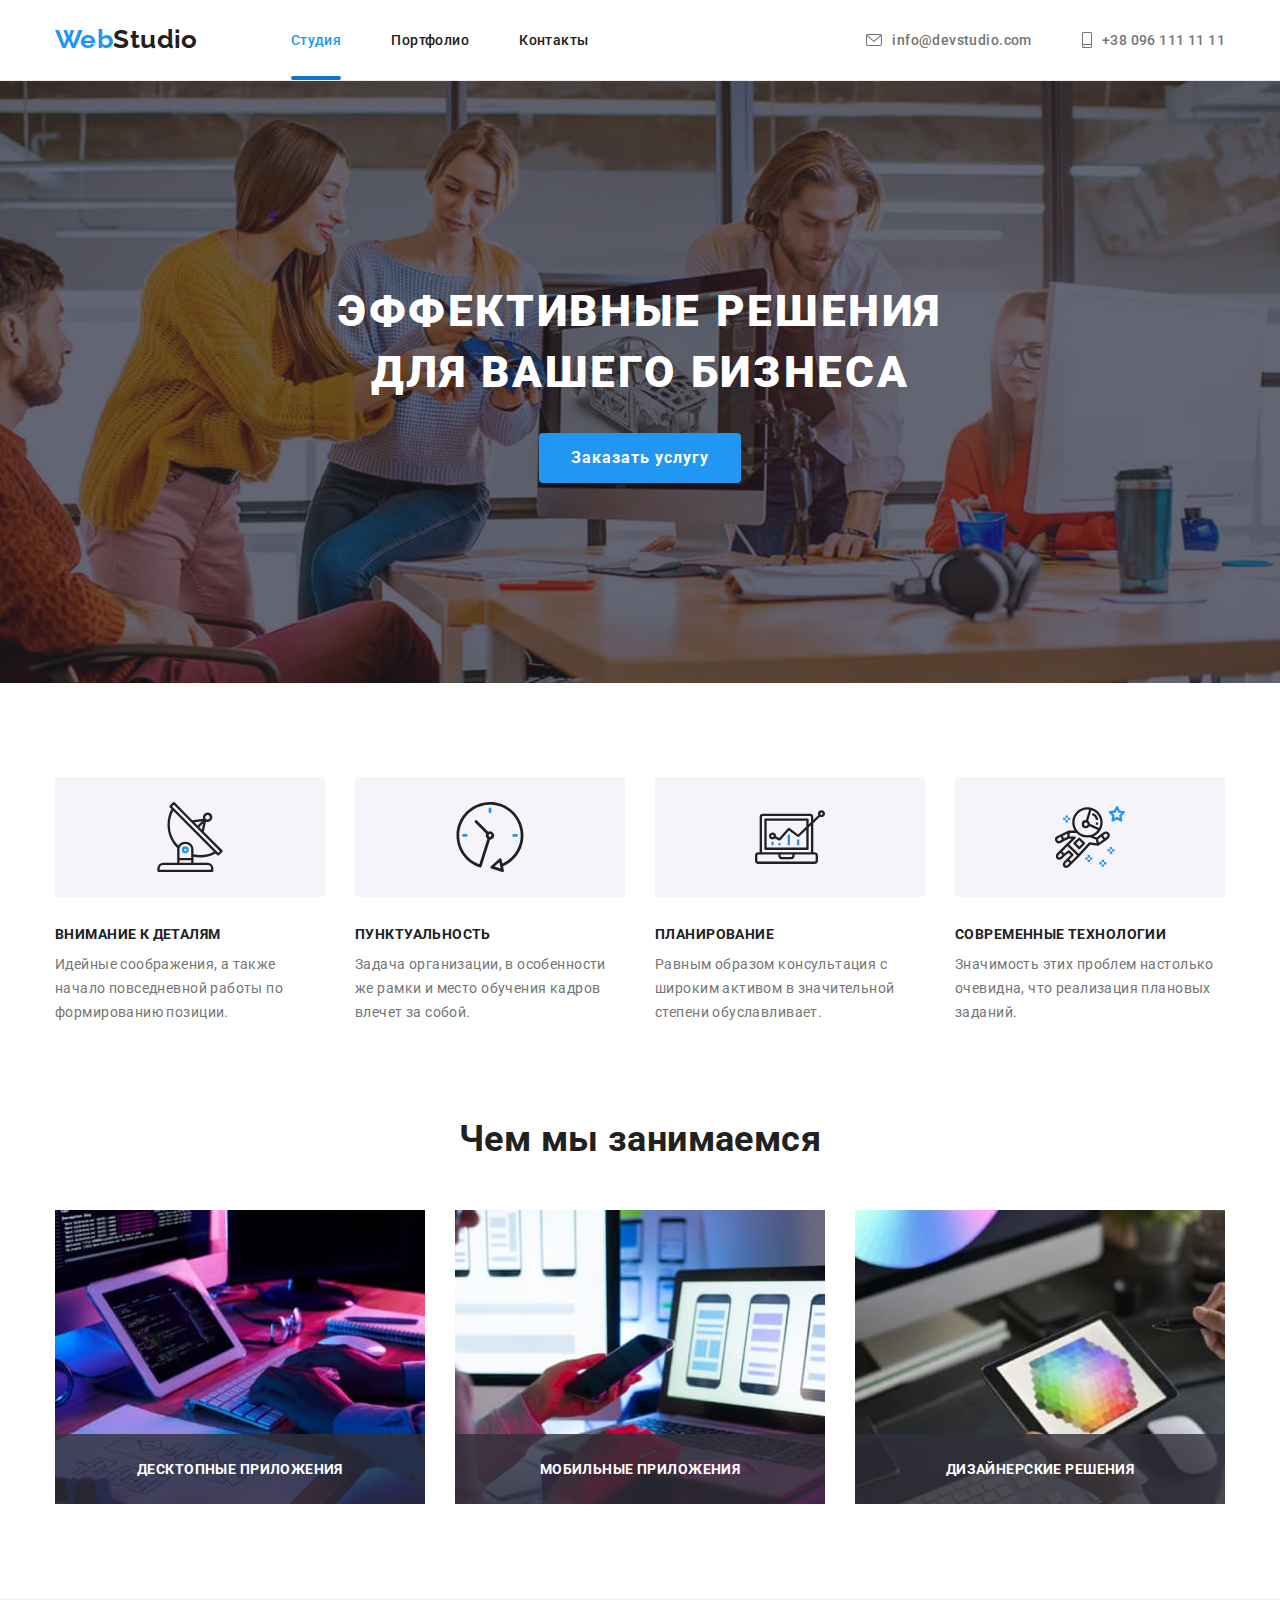
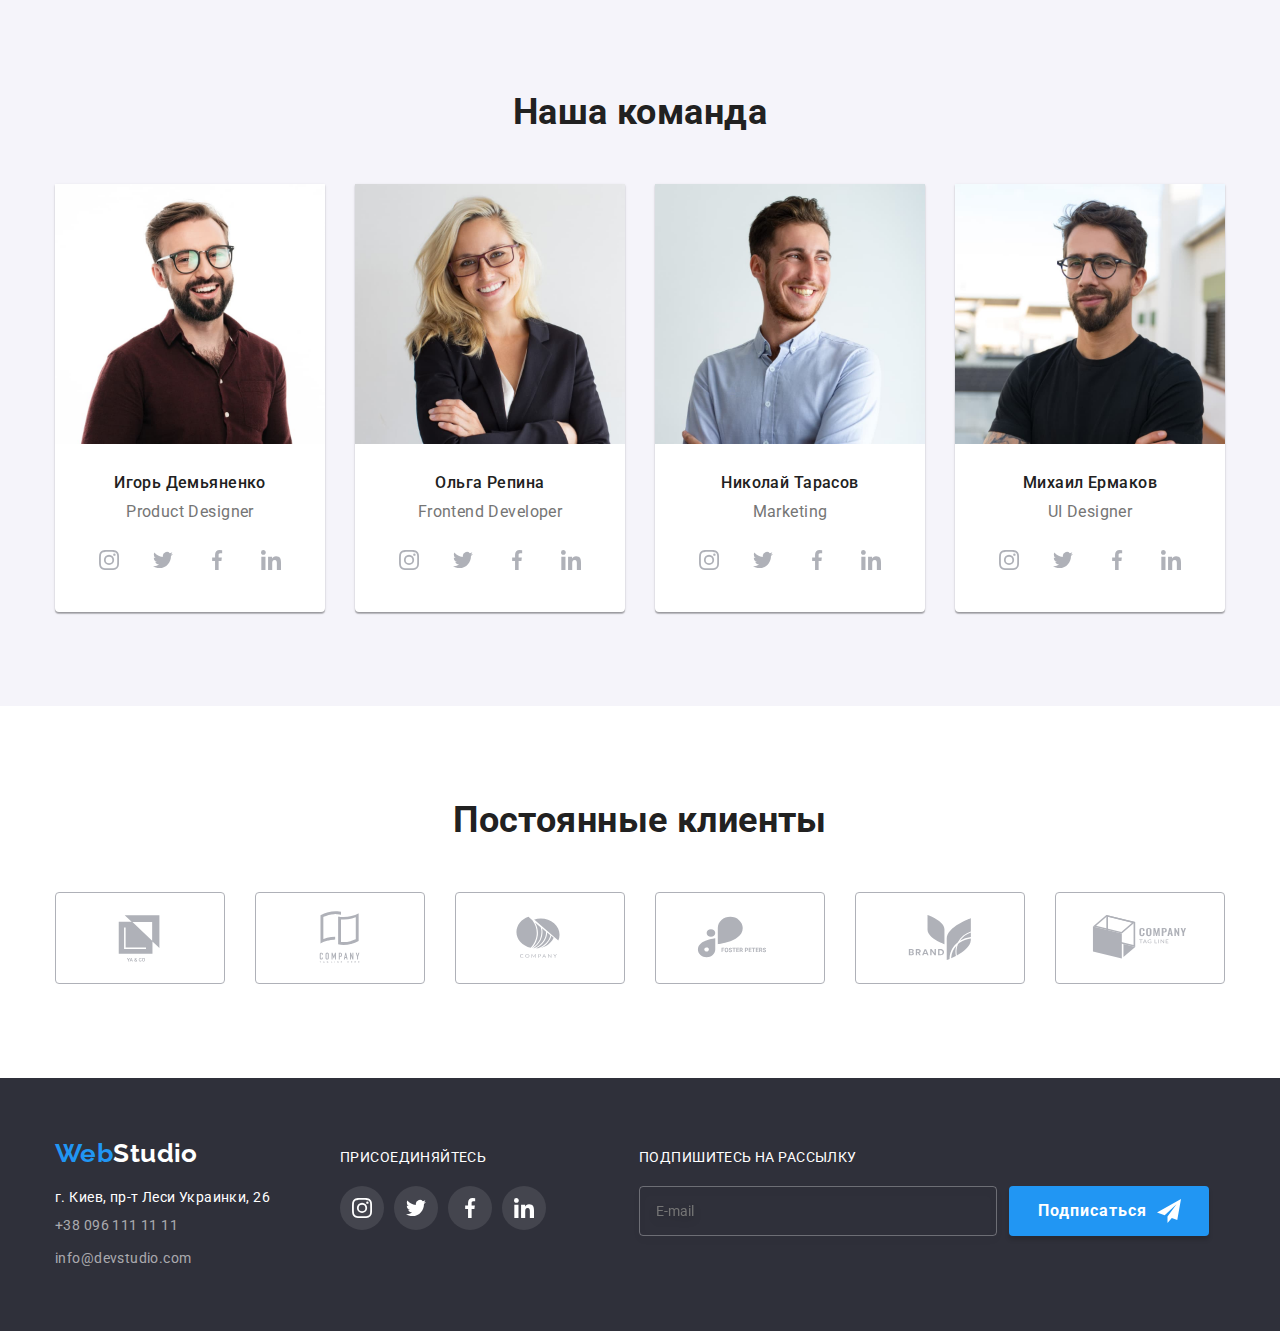
<file: index.html>
<!DOCTYPE html>
<html lang="ru">
  <head>
    <meta charset="UTF-8" />
    <meta http-equiv="X-UA-Compatible" content="IE=edge" />
    <meta name="viewport" content="width=device-width, initial-scale=1.0" />
    <title>WebStudio</title>

    <link rel="preconnect" href="https://fonts.googleapis.com" />
    <link rel="preconnect" href="https://fonts.gstatic.com" crossorigin />
    <link
      href="https://fonts.googleapis.com/css2?family=Raleway:wght@700&family=Roboto:wght@400;500;700;900&display=swap"
      rel="stylesheet"
    />

    <link
      rel="stylesheet"
      href="https://cdnjs.cloudflare.com/ajax/libs/modern-normalize/1.0.0/modern-normalize.min.css"
    />

    <link rel="stylesheet" href="css/styles.css" />
  </head>

  <body>
    <!-- Шапка -->
    <header class="header">
      <div class="container header-wrap">
        <a class="logo" href="/index.html" lang="en"><span>Web</span>Studio</a>

        <nav class="nav">
          <ul class="list nav-list">
            <li class="nav-item">
              <a class="header-link active list" href="index.html">Студия</a>
            </li>
            <li class="nav-item">
              <a class="header-link list" href="portfolio.html">Портфолио</a>
            </li>
            <li class="nav-item">
              <a class="header-link list" href="#footer">Контакты</a>
            </li>
          </ul>
        </nav>

        <ul class="list nav-contacts">
          <li class="nav-item">
            <a class="header-link link list" href="mailto:info@devstudio.com">
              <svg class="header-icon" width="16" height="12">
                <use href="./images/icons.svg#envelope"></use>
              </svg>
              info@devstudio.com
            </a>
          </li>
          <li class="nav-item">
            <a class="header-link link list" href="tel:+380961111111">
              <svg class="header-icon" width="10" height="16">
                <use href="./images/icons.svg#smartphone"></use>
              </svg>
              +38 096 111 11 11
            </a>
          </li>
        </ul>
      </div>
    </header>
    <!-- Главный контент -->
    <main class="main">
      <!-- Hero section -->
      <section class="section hero-section">
        <div class="container">
          <h1 class="hero-section-title">
            Эффективные решения для вашего бизнеса
          </h1>
          <button data-modal-open class="button" type="submit">
            Заказать услугу
          </button>
          <!-- Модальное окно -->
        </div>
        <div data-modal class="backdrop is-hidden">
          <form class="modal">
            <button data-modal-close class="close-btn" type="submit">
              <svg class="close-icon" width="18" height="18">
                <use href="./images/icons.svg#close"></use>
              </svg>
            </button>

            <h2 class="form-title">Оставьте свои данные, мы вам перезвоним</h2>
            <div class="form-inputs" role="group">
              <div class="form-field">
                <label class="form-label">
                  <span class="form-text">Имя</span>
                  <span class="form-wrap">
                    <input
                      class="form-input border-input"
                      type="text"
                      name="name"
                    />
                    <svg class="form-icon" width="18" height="18">
                      <use href="./images/icons.svg#person"></use>
                    </svg>
                  </span>
                </label>
              </div>

              <div class="form-field">
                <label class="form-label">
                  <span class="form-text">Телефон</span>
                  <span class="form-wrap">
                    <input
                      class="form-input border-input"
                      type="tel"
                      name="tel"
                    />
                    <svg class="form-icon" width="18" height="18">
                      <use href="./images/icons.svg#phone"></use>
                    </svg>
                  </span>
                </label>
              </div>

              <div class="form-field">
                <label class="form-label">
                  <span class="form-text">Почта</span>
                  <span class="form-wrap">
                    <input
                      class="form-input border-input"
                      type="email"
                      name="email"
                    />
                    <svg class="form-icon" width="18" height="18">
                      <use href="./images/icons.svg#email"></use>
                    </svg>
                  </span>
                </label>
              </div>

              <div class="form-field">
                <label class="form-label">
                  <span class="form-text">Комментарий</span>
                  <textarea
                    class="form-textarea border-input"
                    name="comment"
                    id="comment"
                    rows="6"
                    placeholder="Введите текст"
                  ></textarea>
                </label>
              </div>
            </div>

            <label class="checkbox-label">
              <input
                class="checkbox-input visually-hidden"
                type="checkbox"
                name="checkbox"
              />
              <span class="checkbox-icon"></span>
              <span class="checkbox-text">
                Соглашаюсь с рассылкой и принимаю
                <a href="#" class="checkbox-link">Условия договора</a>
              </span>
            </label>

            <button class="button form-button" type="submit">Отправить</button>
          </form>
        </div>
      </section>
      <!-- Особенности -->
      <section class="section">
        <div class="container">
          <!-- Логический заголовок -->
          <h2 class="visually-hidden">Особенности</h2>
          <ul class="list peculiarities-list">
            <li class="peculiarities-item">
              <div class="peculiarities-icon-wrap list">
                <svg class="icon-wrap" width="70" height="70">
                  <use href="./images/icons.svg#antenna"></use>
                </svg>
              </div>
              <h3 class="peculiarities-title">Внимание к деталям</h3>
              <p class="peculiarities-text">
                Идейные соображения, а также начало повседневной работы по
                формированию позиции.
              </p>
            </li>
            <li class="peculiarities-item">
              <div class="peculiarities-icon-wrap list">
                <svg class="icon-wrap" width="70" height="70">
                  <use href="./images/icons.svg#clock"></use>
                </svg>
              </div>
              <h3 class="peculiarities-title">Пунктуальность</h3>
              <p class="peculiarities-text">
                Задача организации, в особенности же рамки и место обучения
                кадров влечет за собой.
              </p>
            </li>
            <li class="peculiarities-item">
              <div class="peculiarities-icon-wrap list">
                <svg class="icon-wrap" width="70" height="70">
                  <use href="./images/icons.svg#diagram"></use>
                </svg>
              </div>
              <h3 class="peculiarities-title">Планирование</h3>
              <p class="peculiarities-text">
                Равным образом консультация с широким активом в значительной
                степени обуславливает.
              </p>
            </li>
            <li class="peculiarities-item">
              <div class="peculiarities-icon-wrap list">
                <svg class="icon-wrap" width="70" height="70">
                  <use href="./images/icons.svg#astronaut"></use>
                </svg>
              </div>
              <h3 class="peculiarities-title">Современные технологии</h3>
              <p class="peculiarities-text">
                Значимость этих проблем настолько очевидна, что реализация
                плановых заданий.
              </p>
            </li>
          </ul>
        </div>
      </section>
      <!-- Чем мы занимаемся -->
      <section class="section speciality-section">
        <div class="container">
          <h2 class="section-title">Чем мы занимаемся</h2>
          <ul class="list speciality-list">
            <li class="speciality-list-item">
              <img
                class="speciality-img"
                src="./images/image-1.jpg"
                width="370"
                alt="картинка"
              />
              <div class="speciality-position-wrap">
                <h3 class="speciality-text">Десктопные приложения</h3>
              </div>
            </li>
            <li class="speciality-list-item">
              <img
                class="speciality-img"
                src="./images/image-2.jpg"
                width="370"
                alt="картинка"
              />
              <div class="speciality-position-wrap">
                <h3 class="speciality-text">Мобильные приложения</h3>
              </div>
            </li>
            <li class="speciality-list-item">
              <img
                class="speciality-img"
                src="./images/image-3.jpg"
                width="370"
                alt="картинка"
              />
              <div class="speciality-position-wrap">
                <h3 class="speciality-text">Дизайнерские решения</h3>
              </div>
            </li>
          </ul>
        </div>
      </section>
      <!-- Наша команда -->
      <section class="section team">
        <div class="container">
          <h2 class="section-title">Наша команда</h2>
          <ul class="list team-list">
            <li class="team-item">
              <img
                class="team-img"
                src="./images/photo-1.jpg"
                width="270"
                alt="фото Игорь Демьяненко"
              />
              <div class="team-wrap-card">
                <h3 class="team-title">Игорь Демьяненко</h3>
                <p class="team-text" lang="en">Product Designer</p>
                <ul class="list">
                  <li class="social-item">
                    <a class="team-social-link list" href="#">
                      <svg class="team-icon-social" width="20" height="20">
                        <use href="./images/icons.svg#instagram"></use>
                      </svg>
                    </a>
                  </li>
                  <li class="social-item">
                    <a class="team-social-link list" href="#">
                      <svg class="team-icon-social" width="20" height="20">
                        <use href="./images/icons.svg#twitter"></use>
                      </svg>
                    </a>
                  </li>
                  <li class="social-item">
                    <a class="team-social-link list" href="#">
                      <svg class="team-icon-social" width="20" height="20">
                        <use href="./images/icons.svg#facebook"></use>
                      </svg>
                    </a>
                  </li>
                  <li class="social-item">
                    <a class="team-social-link list" href="#">
                      <svg class="team-icon-social" width="20" height="20">
                        <use href="./images/icons.svg#linkedin"></use>
                      </svg>
                    </a>
                  </li>
                </ul>
              </div>
            </li>
            <li class="team-item">
              <img
                class="team-img"
                src="./images/photo-2.jpg"
                width="270"
                alt="фото Ольга Репина"
              />
              <div class="team-wrap-card">
                <h3 class="team-title">Ольга Репина</h3>
                <p class="team-text" lang="en">Frontend Developer</p>
                <ul class="list">
                  <li class="social-item">
                    <a class="team-social-link list" href="#">
                      <svg class="team-icon-social" width="20" height="20">
                        <use href="./images/icons.svg#instagram"></use>
                      </svg>
                    </a>
                  </li>
                  <li class="social-item">
                    <a class="team-social-link list" href="#">
                      <svg class="team-icon-social" width="20" height="20">
                        <use href="./images/icons.svg#twitter"></use>
                      </svg>
                    </a>
                  </li>
                  <li class="social-item">
                    <a class="team-social-link list" href="#">
                      <svg class="team-icon-social" width="20" height="20">
                        <use href="./images/icons.svg#facebook"></use>
                      </svg>
                    </a>
                  </li>
                  <li class="social-item">
                    <a class="team-social-link list" href="#">
                      <svg class="team-icon-social" width="20" height="20">
                        <use href="./images/icons.svg#linkedin"></use>
                      </svg>
                    </a>
                  </li>
                </ul>
              </div>
            </li>
            <li class="team-item">
              <img
                class="team-img"
                src="./images/photo-3.jpg"
                width="270"
                alt="фото Николай Тарасов"
              />
              <div class="team-wrap-card">
                <h3 class="team-title">Николай Тарасов</h3>
                <p class="team-text" lang="en">Marketing</p>
                <ul class="list">
                  <li class="social-item">
                    <a class="team-social-link list" href="#">
                      <svg class="team-icon-social" width="20" height="20">
                        <use href="./images/icons.svg#instagram"></use>
                      </svg>
                    </a>
                  </li>
                  <li class="social-item">
                    <a class="team-social-link list" href="#">
                      <svg class="team-icon-social" width="20" height="20">
                        <use href="./images/icons.svg#twitter"></use>
                      </svg>
                    </a>
                  </li>
                  <li class="social-item">
                    <a class="team-social-link list" href="#">
                      <svg class="team-icon-social" width="20" height="20">
                        <use href="./images/icons.svg#facebook"></use>
                      </svg>
                    </a>
                  </li>
                  <li class="social-item">
                    <a class="team-social-link list" href="#">
                      <svg class="team-icon-social" width="20" height="20">
                        <use href="./images/icons.svg#linkedin"></use>
                      </svg>
                    </a>
                  </li>
                </ul>
              </div>
            </li>
            <li class="team-item">
              <img
                class="team-img"
                src="./images/photo-4.jpg"
                width="270"
                alt="фото Михаил Ермаков"
              />
              <div class="team-wrap-card">
                <h3 class="team-title">Михаил Ермаков</h3>
                <p class="team-text" lang="en">UI Designer</p>
                <ul class="list">
                  <li class="social-item">
                    <a class="team-social-link list" href="#">
                      <svg class="team-icon-social" width="20" height="20">
                        <use href="./images/icons.svg#instagram"></use>
                      </svg>
                    </a>
                  </li>
                  <li class="social-item">
                    <a class="team-social-link list" href="#">
                      <svg class="team-icon-social" width="20" height="20">
                        <use href="./images/icons.svg#twitter"></use>
                      </svg>
                    </a>
                  </li>
                  <li class="social-item">
                    <a class="team-social-link list" href="#">
                      <svg class="team-icon-social" width="20" height="20">
                        <use href="./images/icons.svg#facebook"></use>
                      </svg>
                    </a>
                  </li>
                  <li class="social-item">
                    <a class="team-social-link list" href="#">
                      <svg class="team-icon-social" width="20" height="20">
                        <use href="./images/icons.svg#linkedin"></use>
                      </svg>
                    </a>
                  </li>
                </ul>
              </div>
            </li>
          </ul>
        </div>
      </section>
      <!-- Постоянные клиенты -->
      <section class="section">
        <div class="container">
          <h2 class="section-title">Постоянные клиенты</h2>
          <ul class="list client-list">
            <li class="client-item">
              <a class="client-link list" href="#">
                <svg class="client-icon" width="106" height="60">
                  <use href="./images/icons.svg#client-1"></use>
                </svg>
              </a>
            </li>
            <li class="client-item">
              <a class="client-link list" href="#">
                <svg class="client-icon" width="106" height="60">
                  <use href="./images/icons.svg#client-2"></use>
                </svg>
              </a>
            </li>
            <li class="client-item">
              <a class="client-link list" href="#">
                <svg class="client-icon" width="106" height="60">
                  <use href="./images/icons.svg#client-3"></use>
                </svg>
              </a>
            </li>
            <li class="client-item">
              <a class="client-link list" href="#">
                <svg class="client-icon" width="106" height="60">
                  <use href="./images/icons.svg#client-4"></use>
                </svg>
              </a>
            </li>
            <li class="client-item">
              <a class="client-link list" href="#">
                <svg class="client-icon" width="106" height="60">
                  <use href="./images/icons.svg#client-5"></use>
                </svg>
              </a>
            </li>
            <li class="client-item">
              <a class="client-link list" href="#">
                <svg class="client-icon" width="106" height="60">
                  <use href="./images/icons.svg#client-6"></use>
                </svg>
              </a>
            </li>
          </ul>
        </div>
      </section>
    </main>
    <!-- Подвал  -->
    <footer id="footer" class="footer">
      <div class="container footer-wraper">
        <div class="footer-contacts">
          <a class="logo footer-logo" href="#" lang="en"
            ><span>Web</span>Studio</a
          >
          <address class="address">
            г. Киев, пр-т Леси Украинки, 26
            <a class="address-link" href="tel:+380961111111"
              >+38 096 111 11 11</a
            >
            <a class="address-link" href="mailto:info@devstudio.com"
              >info@devstudio.com</a
            >
          </address>
        </div>
        <div class="footer-social">
          <p class="footer-title">присоединяйтесь</p>
          <ul class="list footer-list">
            <li class="social-item">
              <a class="social-link list" href="#">
                <svg class="icon-social" width="20" height="20">
                  <use href="./images/icons.svg#instagram"></use>
                </svg>
              </a>
            </li>
            <li class="social-item">
              <a class="social-link list" href="#">
                <svg class="icon-social" width="20" height="20">
                  <use href="./images/icons.svg#twitter"></use>
                </svg>
              </a>
            </li>
            <li class="social-item">
              <a class="social-link list" href="#">
                <svg class="icon-social" width="20" height="20">
                  <use href="./images/icons.svg#facebook"></use>
                </svg>
              </a>
            </li>
            <li class="social-item">
              <a class="social-link list" href="#">
                <svg class="icon-social" width="20" height="20">
                  <use href="./images/icons.svg#linkedin"></use>
                </svg>
              </a>
            </li>
          </ul>
        </div>
        <form class="footer-form">
          <p class="footer-title">Подпишитесь на рассылку</p>
          <div class="footer-send">
            <input
              class="footer-input"
              type="email"
              name="email"
              placeholder="E-mail"
            />
            <button class="button" type="submit">
              Подписаться
              <svg class="send-icon" width="24" height="24">
                <use href="./images/icons.svg#send"></use>
              </svg>
            </button>
          </div>
        </form>
      </div>
    </footer>

    <script src="./js/modal.js"></script>
  </body>
</html>
</file>
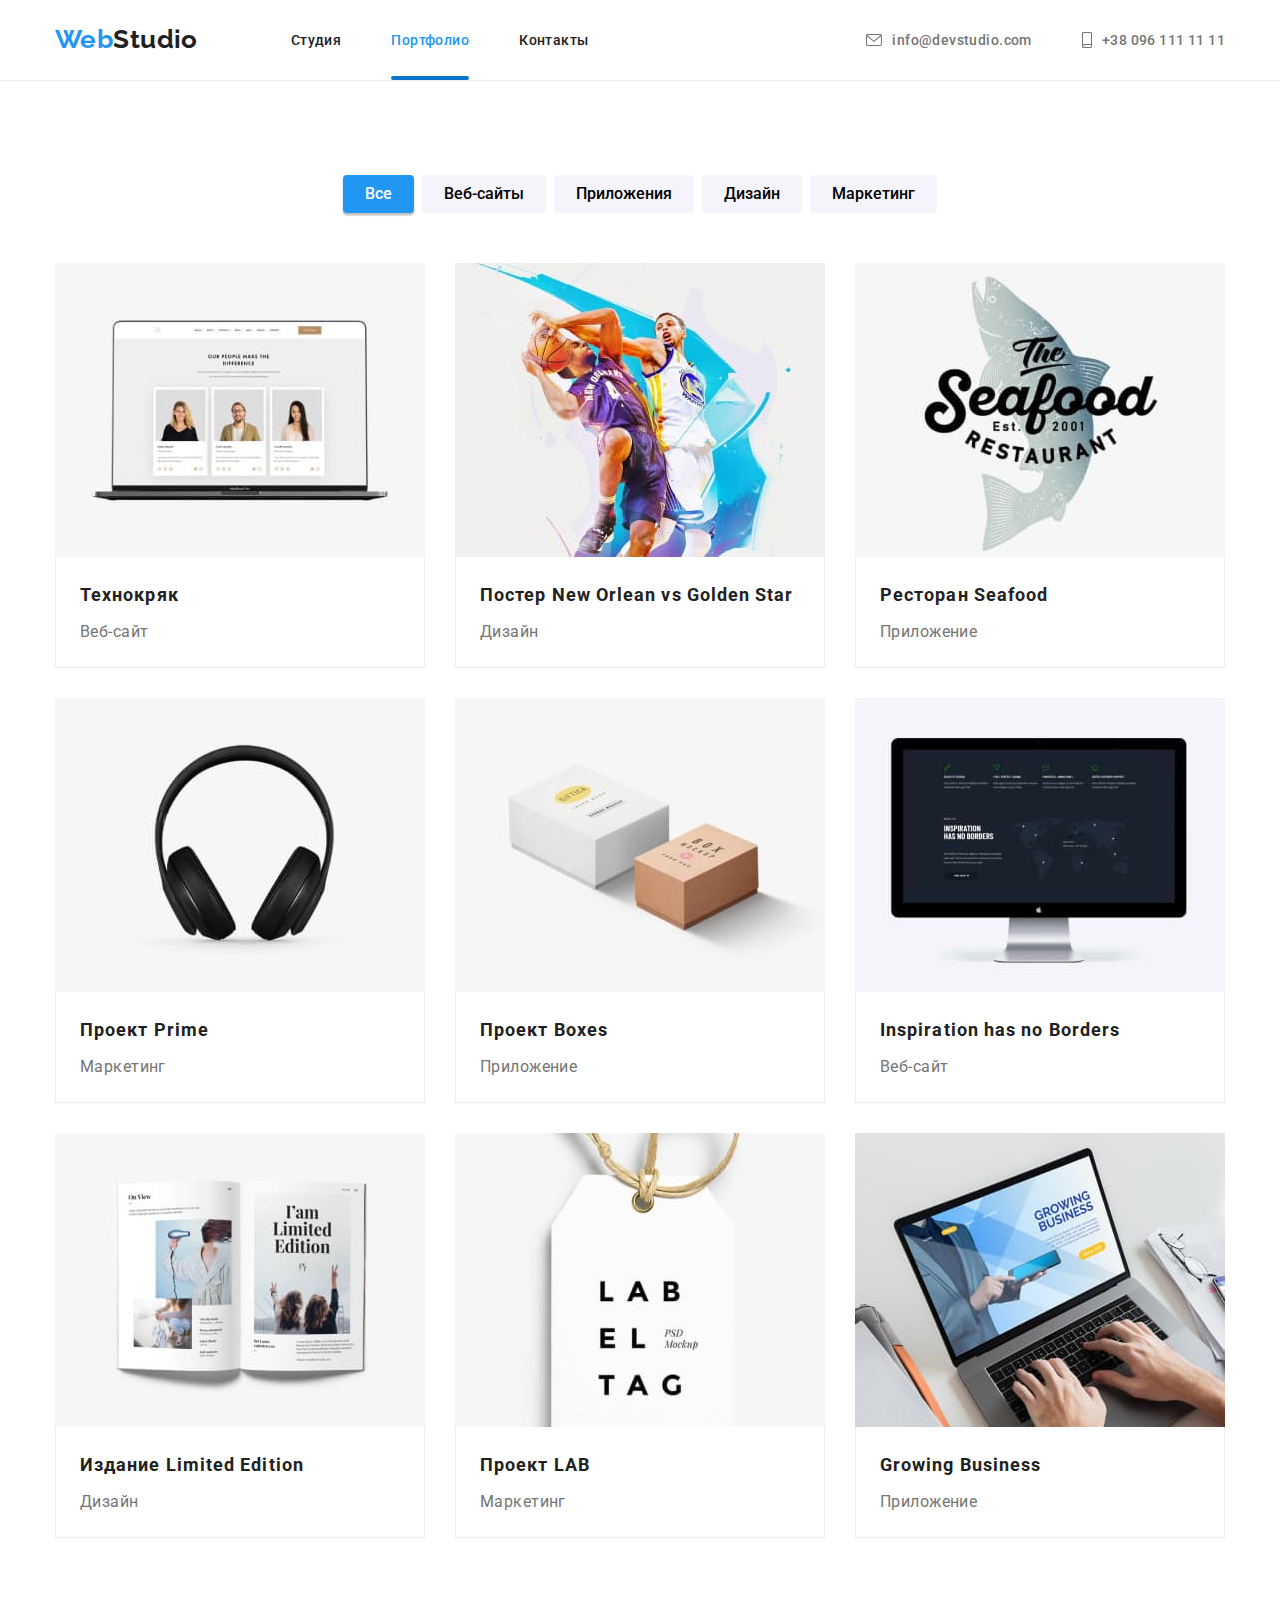
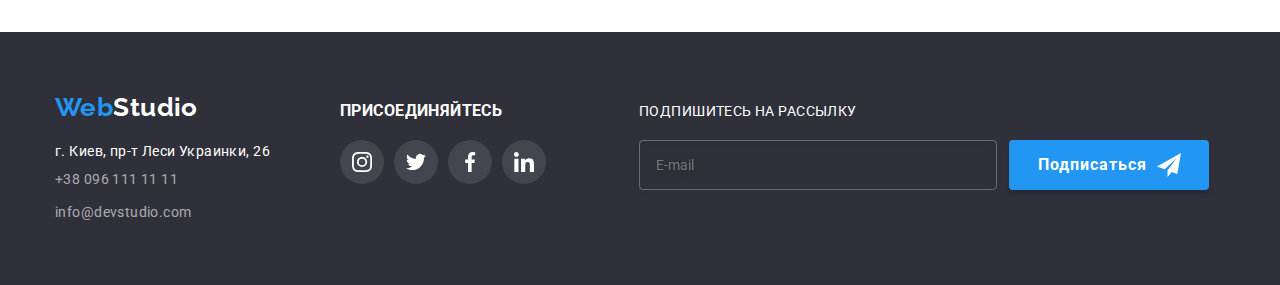
<file: portfolio.html>
<!DOCTYPE html>
<html lang="ru">
  <head>
    <meta charset="UTF-8" />
    <meta http-equiv="X-UA-Compatible" content="IE=edge" />
    <meta name="viewport" content="width=device-width, initial-scale=1.0" />
    <title>WebStudio</title>

    <link rel="preconnect" href="https://fonts.googleapis.com" />
    <link rel="preconnect" href="https://fonts.gstatic.com" crossorigin />
    <link
      href="https://fonts.googleapis.com/css2?family=Raleway:wght@700&family=Roboto:wght@400;500;700;900&display=swap"
      rel="stylesheet"
    />

    <link
      rel="stylesheet"
      href="https://cdnjs.cloudflare.com/ajax/libs/modern-normalize/1.0.0/modern-normalize.min.css"
    />

    <link rel="stylesheet" href="css/styles.css" />
  </head>
  <body>
    <!-- Шапка -->
    <header class="header">
      <div class="container header-wrap">
        <a class="logo" href="/index.html" lang="en"><span>Web</span>Studio</a>

        <nav class="nav">
          <ul class="list nav-list">
            <li class="nav-item">
              <a class="header-link list" href="index.html">Студия</a>
            </li>
            <li class="nav-item">
              <a class="header-link active list" href="portfolio.html"
                >Портфолио</a
              >
            </li>
            <li class="nav-item">
              <a class="header-link list" href="#footer">Контакты</a>
            </li>
          </ul>
        </nav>

        <ul class="list nav-contacts">
          <li class="nav-item">
            <a class="header-link link list" href="mailto:info@devstudio.com">
              <svg class="header-icon" width="16" height="12">
                <use href="./images/icons.svg#envelope"></use>
              </svg>
              info@devstudio.com
            </a>
          </li>
          <li class="nav-item">
            <a class="header-link link list" href="tel:+380961111111">
              <svg class="header-icon" width="10" height="16">
                <use href="./images/icons.svg#smartphone"></use>
              </svg>
              +38 096 111 11 11
            </a>
          </li>
        </ul>
      </div>
    </header>
    <!-- Главный контент -->
    <main class="main">
      <section class="section">
        <div class="container">
          <!-- Логический заголовок -->
          <h1 class="visually-hidden">Портфолио</h1>
          <ul class="list portfolio-list-btn">
            <li class="portfolio-item">
              <button class="portfolio-btn active" type="button">Все</button>
            </li>
            <li class="portfolio-item">
              <button class="portfolio-btn" type="button">Веб-сайты</button>
            </li>
            <li class="portfolio-item">
              <button class="portfolio-btn" type="button">Приложения</button>
            </li>
            <li class="portfolio-item">
              <button class="portfolio-btn" type="button">Дизайн</button>
            </li>
            <li class="portfolio-item">
              <button class="portfolio-btn" type="button">Маркетинг</button>
            </li>
          </ul>

          <ul class="list portfolio-list">
            <li class="portfolio-item-card">
              <a class="potfolio-link" href="#">
                <div class="portfolio-thumb">
                  <img
                    class="potfolio-img"
                    src="./images/progect-1.jpg"
                    width="370"
                    height="294"
                    alt="проект-1"
                  />
                  <div class="portfolio-overlay">
                    <p class="potfolio-description">
                      Технокряк это современная площадка распространения
                      коронавируса. Компании используют эту платформу для
                      цифрового шпионажа и атак на защищённые сервера
                      конкурентов.
                    </p>
                  </div>
                </div>

                <div class="wrap-inside-cards">
                  <h2 class="portfolio-title">Технокряк</h2>
                  <p class="portfolio-text">Веб-сайт</p>
                </div>
              </a>
            </li>

            <li class="portfolio-item-card">
              <a class="potfolio-link" href="#">
                <div class="portfolio-thumb">
                  <img
                    class="potfolio-img"
                    src="./images/project-2.jpg"
                    width="370"
                    height="294"
                    alt="проект-2"
                  />
                  <div class="portfolio-overlay">
                    <p class="potfolio-description">
                      Технокряк это современная площадка распространения
                      коронавируса. Компании используют эту платформу для
                      цифрового шпионажа и атак на защищённые сервера
                      конкурентов.
                    </p>
                  </div>
                </div>
                <div class="wrap-inside-cards">
                  <h2 class="portfolio-title">
                    Постер <span lang="en">New Orlean vs Golden Star</span>
                  </h2>
                  <p class="portfolio-text">Дизайн</p>
                </div>
              </a>
            </li>

            <li class="portfolio-item-card">
              <a class="potfolio-link" href="#">
                <div class="portfolio-thumb">
                  <img
                    class="potfolio-img"
                    src="./images/project-3.jpg"
                    width="370"
                    height="294"
                    alt="проект-3"
                  />
                  <div class="portfolio-overlay">
                    <p class="potfolio-description">
                      Технокряк это современная площадка распространения
                      коронавируса. Компании используют эту платформу для
                      цифрового шпионажа и атак на защищённые сервера
                      конкурентов.
                    </p>
                  </div>
                </div>

                <div class="wrap-inside-cards">
                  <h2 class="portfolio-title">
                    Ресторан <span lang="en">Seafood</span>
                  </h2>
                  <p class="portfolio-text">Приложение</p>
                </div>
              </a>
            </li>

            <li class="portfolio-item-card">
              <a class="potfolio-link" href="#">
                <div class="portfolio-thumb">
                  <img
                    class="potfolio-img"
                    src="./images/project-4.jpg"
                    width="370"
                    height="294"
                    alt="проект-4"
                  />
                  <div class="portfolio-overlay">
                    <p class="potfolio-description">
                      Технокряк это современная площадка распространения
                      коронавируса. Компании используют эту платформу для
                      цифрового шпионажа и атак на защищённые сервера
                      конкурентов.
                    </p>
                  </div>
                </div>

                <div class="wrap-inside-cards">
                  <h2 class="portfolio-title">
                    Проект <span lang="en">Prime</span>
                  </h2>
                  <p class="portfolio-text">Маркетинг</p>
                </div>
              </a>
            </li>

            <li class="portfolio-item-card">
              <a class="potfolio-link" href="#">
                <div class="portfolio-thumb">
                  <img
                    class="potfolio-img"
                    src="./images/project-5.jpg"
                    width="370"
                    height="294"
                    alt="проект-5"
                  />
                  <div class="portfolio-overlay">
                    <p class="potfolio-description">
                      Технокряк это современная площадка распространения
                      коронавируса. Компании используют эту платформу для
                      цифрового шпионажа и атак на защищённые сервера
                      конкурентов.
                    </p>
                  </div>
                </div>

                <div class="wrap-inside-cards">
                  <h2 class="portfolio-title">
                    Проект <span lang="en">Boxes</span>
                  </h2>
                  <p class="portfolio-text">Приложение</p>
                </div>
              </a>
            </li>

            <li class="portfolio-item-card">
              <a class="potfolio-link" href="#">
                <div class="portfolio-thumb">
                  <img
                    class="potfolio-img"
                    src="./images/project-6.jpg"
                    width="370"
                    height="294"
                    alt="проект-6"
                  />
                  <div class="portfolio-overlay">
                    <p class="potfolio-description">
                      Технокряк это современная площадка распространения
                      коронавируса. Компании используют эту платформу для
                      цифрового шпионажа и атак на защищённые сервера
                      конкурентов.
                    </p>
                  </div>
                </div>

                <div class="wrap-inside-cards">
                  <h2 class="portfolio-title" lang="en">
                    Inspiration has no Borders
                  </h2>
                  <p class="portfolio-text">Веб-сайт</p>
                </div>
              </a>
            </li>

            <li class="portfolio-item-card">
              <a class="potfolio-link" href="#">
                <div class="portfolio-thumb">
                  <img
                    class="potfolio-img"
                    src="./images/project-7.jpg"
                    width="370"
                    height="294"
                    alt="проект-7"
                  />
                  <div class="portfolio-overlay">
                    <p class="potfolio-description">
                      Технокряк это современная площадка распространения
                      коронавируса. Компании используют эту платформу для
                      цифрового шпионажа и атак на защищённые сервера
                      конкурентов.
                    </p>
                  </div>
                </div>

                <div class="wrap-inside-cards">
                  <h2 class="portfolio-title">
                    Издание <span lang="en">Limited Edition</span>
                  </h2>
                  <p class="portfolio-text">Дизайн</p>
                </div>
              </a>
            </li>

            <li class="portfolio-item-card">
              <a class="potfolio-link" href="#">
                <div class="portfolio-thumb">
                  <img
                    class="potfolio-img"
                    src="./images/project-8.jpg"
                    width="370"
                    height="294"
                    alt="проект-8"
                  />
                  <div class="portfolio-overlay">
                    <p class="potfolio-description">
                      Технокряк это современная площадка распространения
                      коронавируса. Компании используют эту платформу для
                      цифрового шпионажа и атак на защищённые сервера
                      конкурентов.
                    </p>
                  </div>
                </div>

                <div class="wrap-inside-cards">
                  <h2 class="portfolio-title">
                    Проект <span lang="en">LAB</span>
                  </h2>
                  <p class="portfolio-text">Маркетинг</p>
                </div>
              </a>
            </li>

            <li class="portfolio-item-card">
              <a class="potfolio-link" href="#">
                <div class="portfolio-thumb">
                  <img
                    class="potfolio-img"
                    src="./images/project-9.jpg"
                    width="370"
                    height="294"
                    alt="проект-9"
                  />
                  <div class="portfolio-overlay">
                    <p class="potfolio-description">
                      Технокряк это современная площадка распространения
                      коронавируса. Компании используют эту платформу для
                      цифрового шпионажа и атак на защищённые сервера
                      конкурентов.
                    </p>
                  </div>
                </div>
                <div class="wrap-inside-cards">
                  <h2 class="portfolio-title" lang="en">Growing Business</h2>
                  <p class="portfolio-text">Приложение</p>
                </div>
              </a>
            </li>
          </ul>
        </div>
      </section>
    </main>
    <footer id="footer" class="footer">
      <div class="container footer-wraper">
        <div class="footer-contacts">
          <a class="logo footer-logo" href="#" lang="en"
            ><span>Web</span>Studio</a
          >
          <address class="address">
            г. Киев, пр-т Леси Украинки, 26
            <a class="address-link" href="tel:+380961111111"
              >+38 096 111 11 11</a
            >
            <a class="address-link" href="mailto:info@devstudio.com"
              >info@devstudio.com</a
            >
          </address>
        </div>
        <div class="footer-social">
          <h3 class="footer-title">присоединяйтесь</h3>
          <ul class="list footer-list">
            <li class="social-item">
              <a class="social-link list" href="#">
                <svg class="icon-social" width="20" height="20">
                  <use href="./images/icons.svg#instagram"></use>
                </svg>
              </a>
            </li>
            <li class="social-item">
              <a class="social-link list" href="#">
                <svg class="icon-social" width="20" height="20">
                  <use href="./images/icons.svg#twitter"></use>
                </svg>
              </a>
            </li>
            <li class="social-item">
              <a class="social-link list" href="#">
                <svg class="icon-social" width="20" height="20">
                  <use href="./images/icons.svg#facebook"></use>
                </svg>
              </a>
            </li>
            <li class="social-item">
              <a class="social-link list" href="#">
                <svg class="icon-social" width="20" height="20">
                  <use href="./images/icons.svg#linkedin"></use>
                </svg>
              </a>
            </li>
          </ul>
        </div>
        <form class="footer-form">
          <p class="footer-title">Подпишитесь на рассылку</p>
          <div class="footer-send">
            <input
              class="footer-input"
              type="email"
              name="email"
              placeholder="E-mail"
            />
            <button class="button" type="submit">
              Подписаться
              <svg class="send-icon" width="24" height="24">
                <use href="./images/icons.svg#send"></use>
              </svg>
            </button>
          </div>
        </form>
      </div>
    </footer>
  </body>
</html>
</file>
<file: css/styles.css>
h1,
h2,
h3,
h4,
h5,
h6,
p,
ul {
  margin: 0;
  padding: 0;
}

img {
  display: block;
}

:root {
  --font-family-global: 'Roboto', sans-serif;
  --font-family: 'Raleway', sans-serif;
  --bg-color: #ffffff;
  --bg-color-hero-footer: #2f303a;
  --bg-color-section: #f5f4fa;
  --bg-hover-btn-hero: #0c76cc;
  --bg-speciality: rgba(47, 48, 58, 0.8);
  --bg-hover-portfolio-card: rgba(33, 150, 243, 0.9);
  --color: #212121;
  --color-black: #000000;
  --color-title: #ffffff;
  --color-text: #757575;
  --color-hover-focus: #2196f3;
  --color-footer-link: rgba(255, 255, 255, 0.6);
  --color-bg-social: rgba(255, 255, 255, 0.1);
  --color-header-bb: #ececec;
  --color-border-inputs: rgba(33, 33, 33, 0.2);
  --border-potfolio-card: #eeeeee;
  --border-client: #afb1b8;
  --timing-function: cubic-bezier(0.4, 0, 0.2, 1);
  --duration: 250ms;
}

body {
  font-family: var(--font-family-global);
  color: var(--color);
  background-color: var(--bg-color);
  font-size: 14px;
  letter-spacing: 0.03em;
  margin: 0;
  padding: 0;
}

/* Утилиты */

.container {
  width: 1200px;
  margin: 0 auto;
  padding-left: 15px;
  padding-right: 15px;
}

.list {
  display: flex;
  align-items: center;
  justify-content: center;
  list-style: none;
  padding: 0;
  margin: 0;
}

.section {
  text-align: center;
  padding-top: 94px;
  padding-bottom: 94px;
}

.visually-hidden {
  position: absolute;
  width: 1px;
  height: 1px;
  margin: -1px;
  border: 0;
  padding: 0;

  white-space: nowrap;
  clip-path: inset(100%);
  clip: rect(0 0 0 0);
  overflow: hidden;
}

/* Header */

.header {
  border-bottom: 1px solid var(--color-header-bb);
}

.header-wrap {
  display: flex;
  align-items: center;
}

.logo {
  font-family: var(--font-family);
  font-weight: bold;
  font-size: 26px;
  line-height: 1.2;
  text-decoration: none;
  color: var(--color);
}

.logo > span {
  color: var(--color-hover-focus);
}

.nav {
  margin-left: 93px;
}

.nav-item + .nav-item {
  margin-left: 50px;
}

.header-link {
  font-weight: 500;
  font-size: 14px;
  line-height: 1.15;
  text-decoration: none;

  padding-top: 32px;
  padding-bottom: 32px;

  color: var(--color);

  transition: color 250ms var(--timing-function);

  position: relative;
}

.header-link.active::after {
  content: '';

  position: absolute;
  left: 0;
  bottom: 0;

  display: block;
  width: 100%;
  height: 4px;
  background: var(--bg-hover-btn-hero);
  border-radius: 2px;
}

.active,
.header-link:hover,
.header-link:focus {
  color: var(--color-hover-focus);
}

.nav-contacts {
  display: flex;
  margin-left: auto;
}

.link {
  color: var(--color-text);
}

.header-icon {
  fill: currentColor;
  margin-right: 10px;
}

/* Секция герой */

.hero-section {
  display: block;
  max-width: 1600px;
  margin-left: auto;
  margin-right: auto;
  padding-top: 200px;
  padding-bottom: 200px;
  background-color: var(--bg-color-hero-footer);
  background-image: linear-gradient(
      to right,
      rgba(47, 48, 58, 0.4),
      rgba(47, 48, 58, 0.4)
    ),
    url('../images/hero-bg-img.jpg');
  background-repeat: no-repeat;
  background-position: center;
  background-size: cover;
}

.hero-section-title {
  max-width: 660px;
  margin: 0 auto;
  margin-bottom: 30px;
  font-weight: 900;
  font-size: 44px;
  line-height: 1.38;
  letter-spacing: 0.06em;
  color: var(--color-title);
  text-transform: uppercase;
}

.button {
  padding: 10px 32px;
  border: none;
  border-radius: 4px;
  font-family: var(--font-family-global);
  font-weight: 700;
  font-size: 16px;
  line-height: 1.9;
  letter-spacing: 0.06em;
  background-color: var(--color-hover-focus);
  color: var(--color-title);
  box-shadow: 0px 4px 4px rgba(0, 0, 0, 0.15);
  cursor: pointer;

  transition: background-color var(--duration) var(--timing-function),
    color var(--duration) var(--timing-function),
    box-shadow var(--duration) var(--timing-function);
}

.button:focus,
.button:hover {
  background-color: var(--bg-hover-btn-hero);
  color: var(--bg-color);
  box-shadow: 0px 4px 4px rgba(0, 0, 0, 0.15);
  border-radius: 4px;
}

/* Модальное окно */
.backdrop.is-hidden {
  visibility: hidden;
  opacity: 0;
  pointer-events: none;
}

.backdrop {
  position: fixed;
  top: 0;
  left: 0;
  width: 100%;
  height: 100%;
  background-color: rgba(0, 0, 0, 0.2);
  opacity: 1;
  visibility: visible;
  transition: opacity var(--duration) var(--timing-function),
    visibility var(--duration) var(--timing-function);
  z-index: 1;
}

.modal {
  position: relative;
  width: 528px;
  top: 50%;
  left: 50%;
  transform: translate(-50%, -50%);
  padding: 40px;
  background-color: var(--bg-color);
  box-shadow: 0px 1px 3px rgba(0, 0, 0, 0.12), 0px 1px 1px rgba(0, 0, 0, 0.14),
    0px 2px 1px rgba(0, 0, 0, 0.2);
  border-radius: 4px;
}

.close-btn {
  position: absolute;
  top: 8px;
  right: 8px;
  width: 30px;
  height: 30px;
  display: flex;
  justify-content: center;
  align-items: center;
  background-color: var(--bg-color);
  color: var(--color-black);
  border: 1px solid rgba(0, 0, 0, 0.1);
  border-radius: 50%;

  transition: color var(--duration) var(--timing-function);
}

.close-btn:hover,
.close-btn:focus {
  color: var(--color-hover-focus);
}

.close-icon {
  fill: currentColor;
}

/* Форма */

.form-title {
  font-size: 20px;
  line-height: 1.15;
  margin-bottom: 12px;
  letter-spacing: 0.03em;
}

.form-inputs {
  font-size: 14px;
  line-height: 2;
  margin-bottom: 20px;
}

.form-field + .form-field {
  margin-top: 10px;
}

.form-field {
  position: relative;
  color: var(--color);

  transition: color var(--duration) var(--timing-function);
}

.form-label {
  display: flex;
  flex-direction: column;
  text-align: left;
}

.form-label:hover,
.form-label:focus-within {
  color: var(--color-hover-focus);
}

.form-text {
  display: block;
  font-size: 12px;
  line-height: 1.2;
  letter-spacing: 0.01em;
  color: var(--color-text);

  margin-bottom: 4px;
}

.form-wrap {
  position: relative;
}

.border-input {
  border: 1px solid var(--color-border-inputs);
  border-radius: 4px;
  transition: border var(--duration) var(--timing-function),
    filter var(--duration) var(--timing-function);
}

.form-input {
  width: 100%;
  padding: 11px 12px 11px 42px;
  outline: none;
}

.border-input:focus,
.border-input:hover {
  border: 1px solid var(--color-hover-focus);
  filter: drop-shadow(0px 4px 4px rgba(0, 0, 0, 0.25));
  border-radius: 4px;
}

.form-icon {
  position: absolute;
  top: 50%;
  left: 12px;

  transform: translateY(-50%);

  fill: currentColor;
}

.form-textarea {
  font-size: 14px;
  line-height: 1.15;
  letter-spacing: 0.01em;
  padding: 11px 16px;
  outline: none;
  resize: none;
}

/* Чек-бокс */

.checkbox-label {
  display: flex;
  align-items: center;
  justify-content: center;
  margin-bottom: 30px;
}

.checkbox-icon {
  display: inline-block;
  width: 16px;
  height: 15px;
  margin-right: 8.38px;
  border-radius: 2px;
  background-image: url("data:image/svg+xml,%3Csvg width='16' height='15' viewBox='0 0 16 15' fill='none' xmlns='http://www.w3.org/2000/svg'%3E%3Cpath d='M14.2222 1.66667V13.3333H1.77778V1.66667H14.2222ZM14.2222 0H1.77778C0.8 0 0 0.75 0 1.66667V13.3333C0 14.25 0.8 15 1.77778 15H14.2222C15.2 15 16 14.25 16 13.3333V1.66667C16 0.75 15.2 0 14.2222 0Z' fill='%23212121'/%3E%3C/svg%3E");

  transition: background-image var(--duration) var(--timing-function),
    background-color var(--duration) var(--timing-function),
    transform var(--duration) var(--timing-function);
}

.checkbox-input:checked + .checkbox-icon {
  background-image: url("data:image/svg+xml,%3Csvg width='16' height='15' viewBox='0 0 16 15' fill='none' xmlns='http://www.w3.org/2000/svg'%3E%3Cpath d='M3.95703 7.75166L3.88825 7.68604L3.81923 7.75141L2.93123 8.59258L2.85486 8.66492L2.93097 8.73753L6.42671 12.0724L6.49574 12.1382L6.56476 12.0724L14.069 4.91352L14.1449 4.84116L14.069 4.76881L13.1873 3.92764L13.1183 3.86183L13.0493 3.92761L6.49577 10.1735L3.95703 7.75166Z' fill='white' stroke='white' stroke-width='0.2'/%3E%3C/svg%3E");
  background-color: var(--color-hover-focus);
}

.checkbox-input:focus-within + .checkbox-icon,
.checkbox-input:hover + .checkbox-icon {
  transform: scale(1.1);
}

.checkbox-text {
  font-size: 14px;
  line-height: 1.75;
  letter-spacing: 0.03em;
  color: var(--color-text);
}

.checkbox-link {
  color: var(--color-hover-focus);
}

/* Особенности */

.peculiarities-list {
  text-align: left;
}

.peculiarities-item {
  width: 270px;
}

.peculiarities-item + .peculiarities-item {
  margin-left: 30px;
}

.peculiarities-icon-wrap {
  width: 100%;
  height: 120px;
  margin-bottom: 30px;
  border-radius: 4px;
  background: var(--bg-color-section);
}

.peculiarities-title {
  font-weight: 700;
  font-size: 14px;
  line-height: 1.14;
  text-transform: uppercase;
  margin-bottom: 10px;
}

.peculiarities-text {
  line-height: 1.71;
  color: var(--color-text);
}

/* Чем мы занимаемся */
.speciality-section {
  padding-top: 0;
}

.section-title {
  font-weight: 700;
  font-size: 36px;
  line-height: 1.16;
  margin-bottom: 50px;
}

.speciality-list-item {
  position: relative;
  width: 370px;
}

.speciality-list-item + .speciality-list-item {
  margin-left: 30px;
}

.speciality-position-wrap {
  position: absolute;
  width: 100%;
  bottom: 0;
  padding: 27px 0;
  background-color: var(--bg-speciality);
}

.speciality-text {
  font-size: 14px;
  line-height: 1.15;
  text-align: center;
  letter-spacing: 0.03em;
  text-transform: uppercase;
  color: var(--bg-color);
}

/* Команда */
.team {
  background-color: var(--bg-color-section);
}

.team-item {
  width: 270px;
  background-color: var(--bg-color);
  border-radius: 0 0 4px 4px;
  box-shadow: 0px 1px 3px rgba(0, 0, 0, 0.12), 0px 1px 1px rgba(0, 0, 0, 0.14),
    0px 2px 1px rgba(0, 0, 0, 0.2);
}

.team-item + .team-item {
  margin-left: 30px;
}

.team-wrap-card {
  padding-top: 30px;
  padding-bottom: 30px;
}

.team-title {
  font-weight: 500;
  font-size: 16px;
  line-height: 1.18;
  margin-bottom: 10px;
  color: var(--color);
}

.team-text {
  font-size: 16px;
  line-height: 1.18;
  margin-bottom: 16px;
  color: var(--color-text);
}

.team-social-link {
  width: 44px;
  height: 44px;
  border-radius: 50%;
  color: var(--border-client);

  transition: background-color var(--duration) var(--timing-function),
    color var(--duration) var(--timing-function);
}

.team-social-link:hover {
  background-color: var(--color-hover-focus);
  color: var(--color-title);
}

.team-icon-social {
  fill: currentColor;
}

/* Постоянные клиенты */

.client-item + .client-item {
  margin-left: 30px;
}

.client-link {
  width: 170px;
  height: 92px;
  border: 1px solid var(--border-client);
  border-radius: 4px;
  color: var(--border-client);

  transition: border var(--duration) var(--timing-function),
    color var(--duration) var(--timing-function);
}

.client-link:hover {
  border: 1px solid var(--color-hover-focus);
  color: var(--color-hover-focus);
}

.client-icon {
  fill: currentColor;
}

/* Футер */
.footer {
  padding-top: 60px;
  padding-bottom: 60px;
  background-color: var(--bg-color-hero-footer);
  color: var(--bg-color);
}

.footer-wraper {
  display: flex;
  align-items: baseline;
}

.footer-logo {
  display: block;
  color: var(--bg-color);
}

.address {
  margin-top: 20px;
  font-style: normal;
}

.address-link {
  display: block;
  text-decoration: none;
  line-height: 1.71;
  margin-top: 9px;
  color: var(--color-footer-link);
  cursor: pointer;

  transition: color var(--duration) var(--timing-function);
}

.address-link:hover,
.address-link:focus {
  color: var(--bg-color);
}

.footer-social {
  margin-left: 70px;
}

.footer-title {
  font-style: 14px;
  line-height: 1.14;
  text-transform: uppercase;
  margin-bottom: 20px;
}

.social-item + .social-item {
  margin-left: 10px;
}

.social-link {
  width: 44px;
  height: 44px;
  background: var(--color-bg-social);
  border: none;
  border-radius: 50%;
  color: var(--bg-color);

  transition: background-color var(--duration) var(--timing-function);
}

.social-link:hover {
  background-color: var(--color-hover-focus);
}

.icon-social {
  fill: currentColor;
}

.footer-form {
  margin-left: 93px;
}

.footer-send {
  display: flex;
}

.footer-input {
  min-width: 358px;
  padding: 15px 16px;
  color: var(--color-title);
  background-color: transparent;
  border: 1px solid rgba(255, 255, 255, 0.3);
  filter: drop-shadow(0px 4px 4px rgba(0, 0, 0, 0.15));
  border-radius: 4px;
}

.footer-send .button {
  display: flex;
  align-items: center;
  justify-content: center;
  padding: 10px 28px 10px 29px;
  margin-left: 12px;
}

.send-icon {
  margin-left: 10px;
  fill: currentColor;
}

/* Portfolio */
.portfolio-list-btn {
  margin-bottom: 50px;
}

.portfolio-item + .portfolio-item {
  margin-left: 8px;
}

.portfolio-btn {
  font-weight: 500;
  font-size: 16px;
  line-height: 1.62;
  padding: 6px 22px;
  border: none;
  border-radius: 4px;
  background: var(--bg-color-section);
  cursor: pointer;
  transition: color var(--duration) var(--timing-function),
    background-color var(--duration) var(--timing-function),
    box-shadow var(--duration) var(--timing-function);
}

.portfolio-btn:hover,
.portfolio-btn:focus,
.portfolio-btn.active {
  color: var(--color-title);
  background-color: var(--color-hover-focus);
  box-shadow: 0px 3px 1px rgba(0, 0, 0, 0.1), 0px 1px 2px rgba(0, 0, 0, 0.08),
    0px 2px 2px rgba(0, 0, 0, 0.12);
  border-radius: 4px;
}

.portfolio-list {
  flex-wrap: wrap;
}

.potfolio-img {
  display: block;
  width: 100%;
}

.portfolio-item-card {
  margin-right: 30px;
  margin-bottom: 30px;
}

.portfolio-item-card:nth-child(3n) {
  margin-right: 0;
}

.portfolio-item-card:nth-last-child(-n + 3) {
  margin-bottom: 0;
}

.potfolio-link {
  display: block;
  width: 370px;
  text-decoration: none;
  color: var(--color);
  cursor: pointer;

  transition: box-shadow var(--duration) var(--timing-function);
}

.potfolio-link:hover {
  box-shadow: 0px 1px 1px rgba(0, 0, 0, 0.12), 0px 4px 4px rgba(0, 0, 0, 0.06),
    1px 4px 6px rgba(0, 0, 0, 0.16);
}

.potfolio-link:hover .portfolio-overlay {
  transform: translateY(0);
}

.portfolio-thumb {
  position: relative;
  overflow: hidden;
}

.portfolio-overlay {
  position: absolute;
  top: 0;
  left: 0;
  width: 100%;
  height: 100%;
  padding: 63px 24px;
  background-color: var(--bg-hover-portfolio-card);

  transform: translateY(100%);
  transition: transform var(--duration) var(--timing-function);
}

.potfolio-description {
  font-size: 18px;
  line-height: 1.6;
  letter-spacing: 0.03em;
  text-align: left;
  color: var(--color-title);
}

.wrap-inside-cards {
  text-align: left;
  padding: 20px 24px;
  border: 1px solid var(--border-potfolio-card);
  border-top: none;
}

.portfolio-title {
  font-weight: 700;
  font-size: 18px;
  line-height: 2;
  letter-spacing: 0.06em;
  margin-bottom: 4px;
}

.portfolio-text {
  font-size: 16px;
  line-height: 1.87;
  color: var(--color-text);
}
</file>
